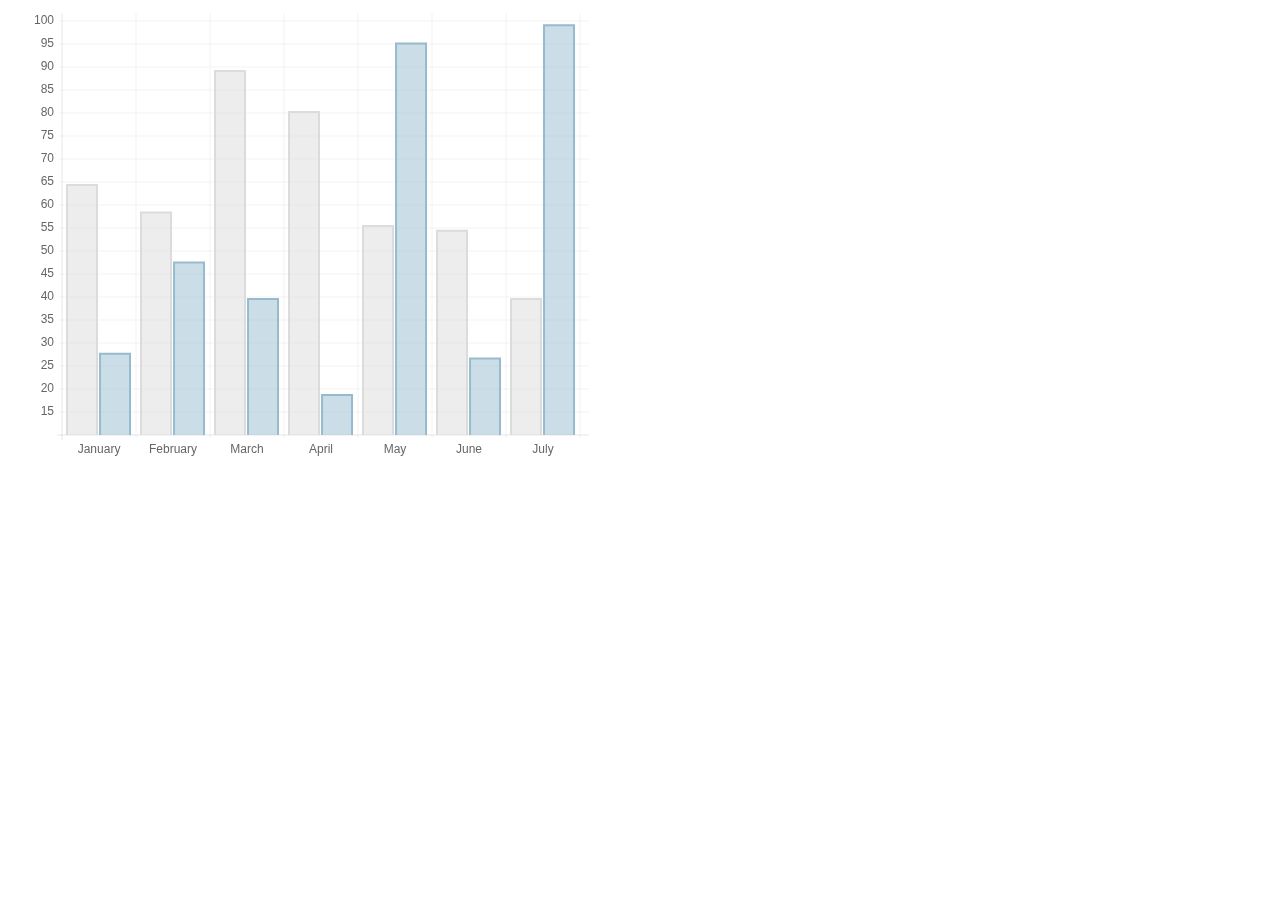
<file: assets/script/charts/samples/bar.html>
<!doctype html>
<html>
	<head>
		<title>Bar Chart</title>
		<script src="../Chart.js"></script>
		<meta name = "viewport" content = "initial-scale = 1, user-scalable = no">
		<style>
			canvas{
			}
		</style>
	</head>
	<body>
		<canvas id="canvas" height="450" width="600"></canvas>


	<script>

		var barChartData = {
			labels : ["January","February","March","April","May","June","July"],
			datasets : [
				{
					fillColor : "rgba(220,220,220,0.5)",
					strokeColor : "rgba(220,220,220,1)",
					data : [65,59,90,81,56,55,40]
				},
				{
					fillColor : "rgba(151,187,205,0.5)",
					strokeColor : "rgba(151,187,205,1)",
					data : [28,48,40,19,96,27,100]
				}
			]
			
		}

	var myLine = new Chart(document.getElementById("canvas").getContext("2d")).Bar(barChartData);
	
	</script>
	</body>
</html>
</file>
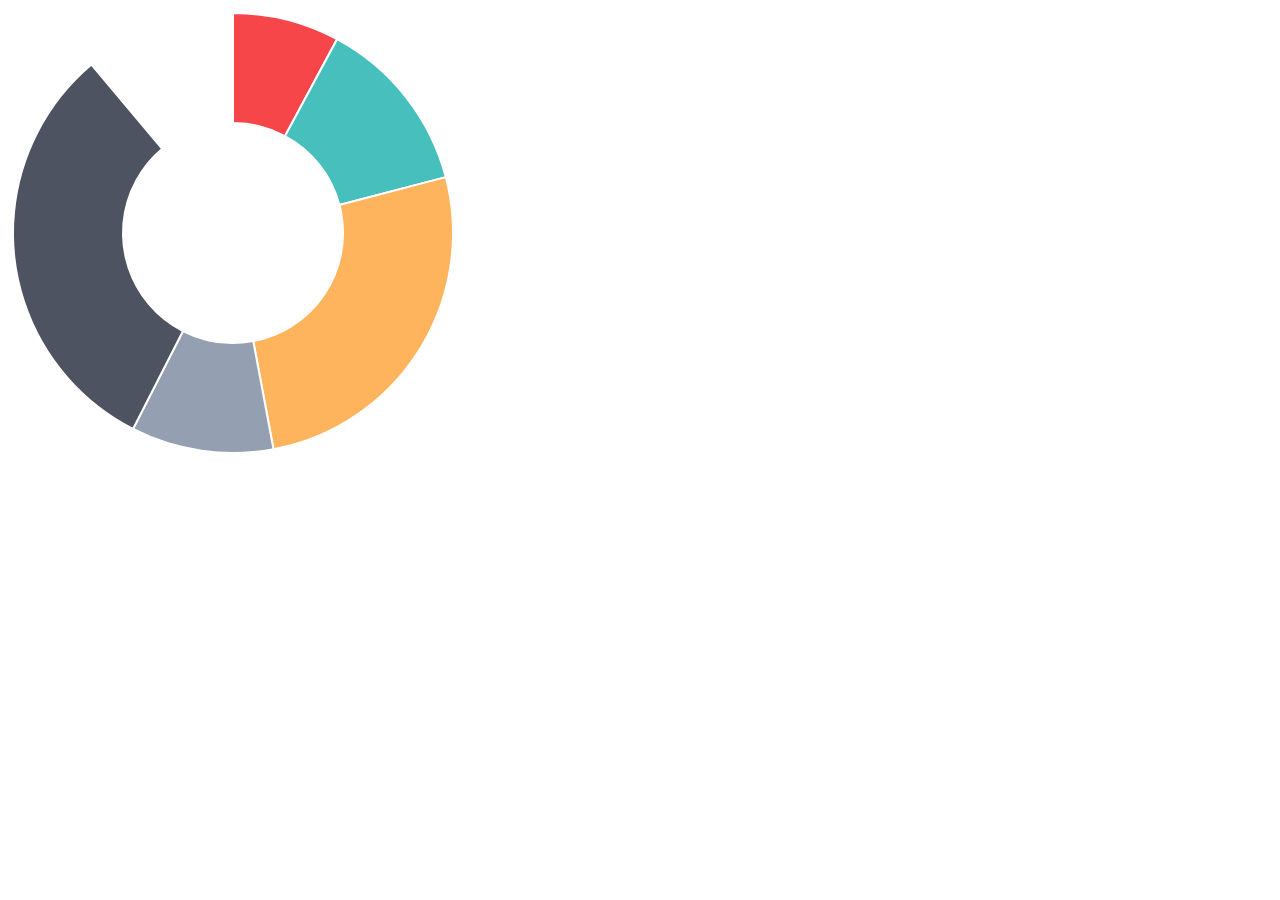
<file: assets/script/charts/samples/doughnut.html>
<!doctype html>
<html>
	<head>
		<title>Doughnut Chart</title>
		<script src="../Chart.js"></script>
		<meta name = "viewport" content = "initial-scale = 1, user-scalable = no">
		<style>
			canvas{
			}
		</style>
	</head>
	<body>
		<canvas id="canvas" height="450" width="450"></canvas>


	<script>

		var doughnutData = [
				{
					value: 30,
					color:"#F7464A"
				},
				{
					value : 50,
					color : "#46BFBD"
				},
				{
					value : 100,
					color : "#FDB45C"
				},
				{
					value : 40,
					color : "#949FB1"
				},
				{
					value : 120,
					color : "#4D5360"
				}
			
			];

	var myDoughnut = new Chart(document.getElementById("canvas").getContext("2d")).Doughnut(doughnutData);
	
	</script>
	</body>
</html>
</file>
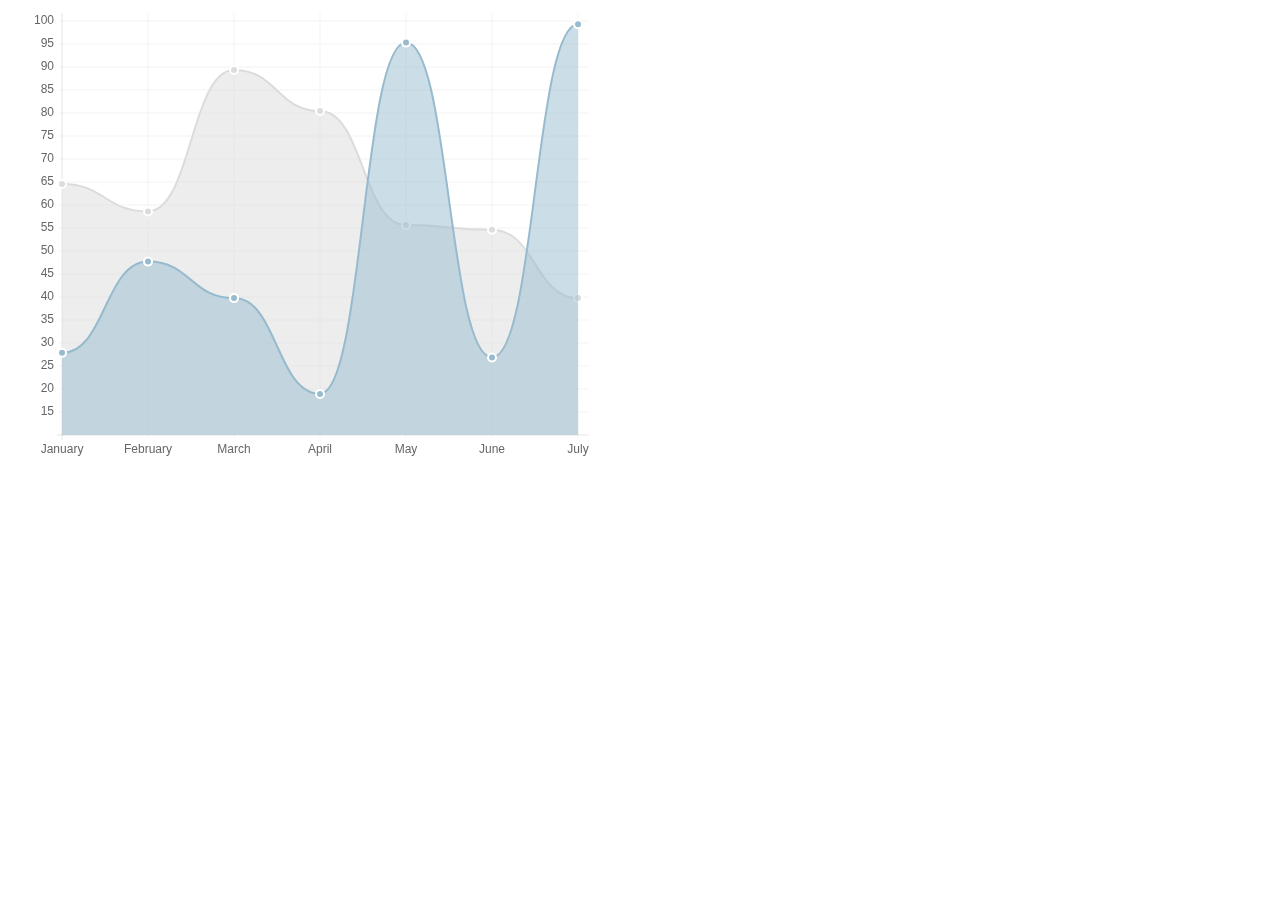
<file: assets/script/charts/samples/line.html>
<!doctype html>
<html>
	<head>
		<title>Line Chart</title>
		<script src="../Chart.js"></script>
		<meta name = "viewport" content = "initial-scale = 1, user-scalable = no">
		<style>
			canvas{
			}
		</style>
	</head>
	<body>
		<canvas id="canvas" height="450" width="600"></canvas>


	<script>

		var lineChartData = {
			labels : ["January","February","March","April","May","June","July"],
			datasets : [
				{
					fillColor : "rgba(220,220,220,0.5)",
					strokeColor : "rgba(220,220,220,1)",
					pointColor : "rgba(220,220,220,1)",
					pointStrokeColor : "#fff",
					data : [65,59,90,81,56,55,40]
				},
				{
					fillColor : "rgba(151,187,205,0.5)",
					strokeColor : "rgba(151,187,205,1)",
					pointColor : "rgba(151,187,205,1)",
					pointStrokeColor : "#fff",
					data : [28,48,40,19,96,27,100]
				}
				
			]
			
		}

	var myLine = new Chart(document.getElementById("canvas").getContext("2d")).Line(lineChartData);
	
	</script>
	</body>
</html>
</file>
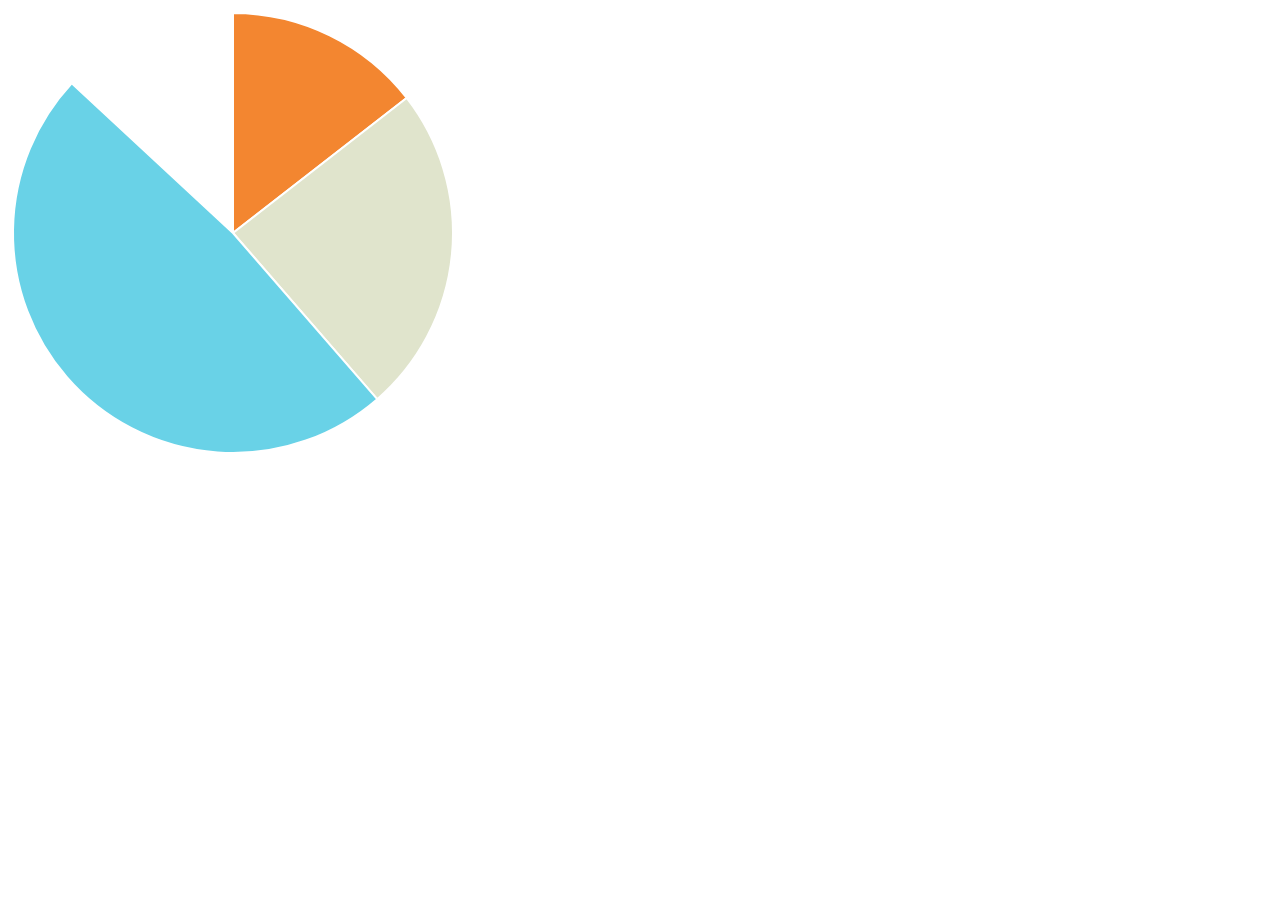
<file: assets/script/charts/samples/pie.html>
<!doctype html>
<html>
	<head>
		<title>Radar Chart</title>
		<script src="../Chart.js"></script>
		<meta name = "viewport" content = "initial-scale = 1, user-scalable = no">
		<style>
			canvas{
			}
		</style>
	</head>
	<body>
		<canvas id="canvas" height="450" width="450"></canvas>


	<script>

		var pieData = [
				{
					value: 30,
					color:"#F38630"
				},
				{
					value : 50,
					color : "#E0E4CC"
				},
				{
					value : 100,
					color : "#69D2E7"
				}
			
			];

	var myPie = new Chart(document.getElementById("canvas").getContext("2d")).Pie(pieData);
	
	</script>
	</body>
</html>
</file>
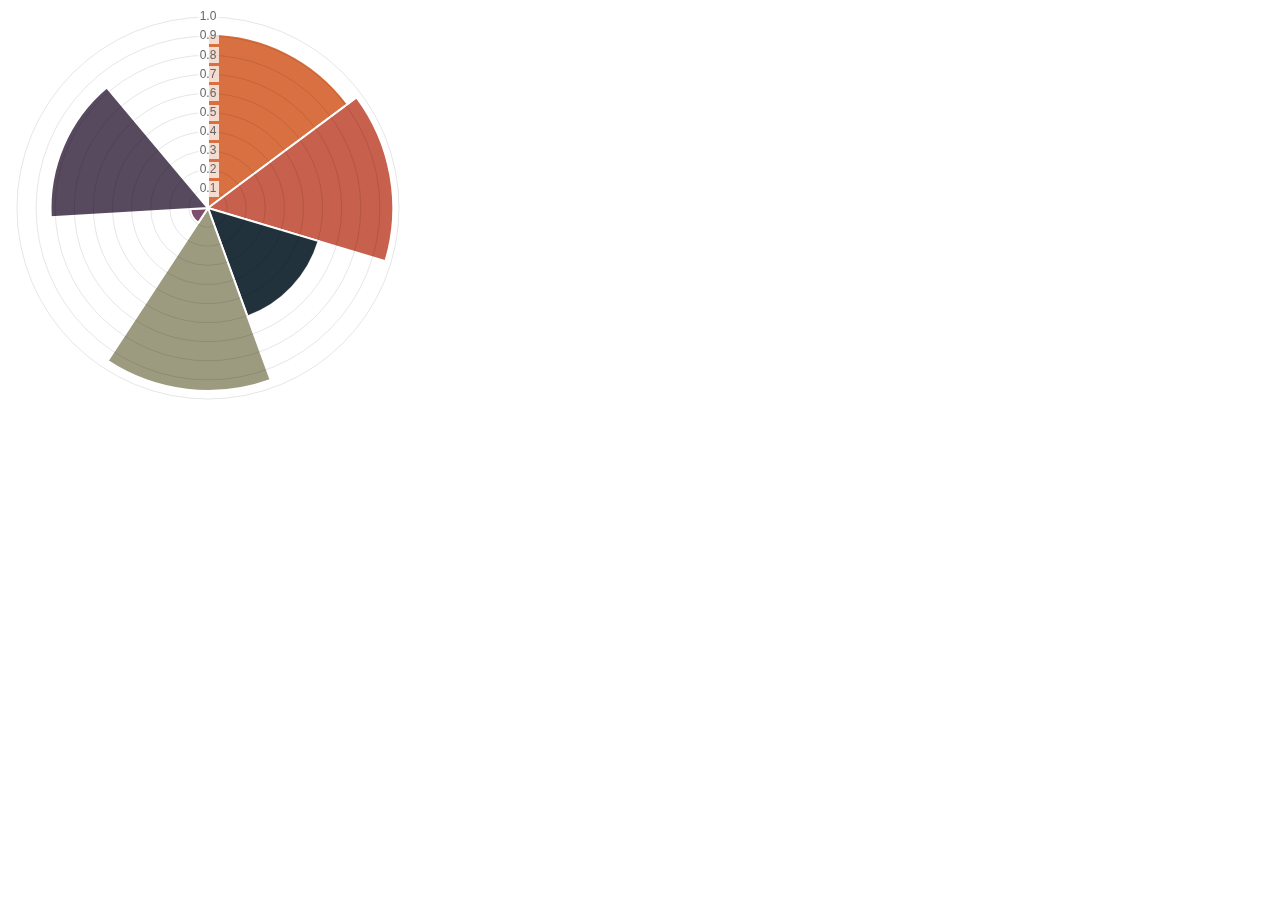
<file: assets/script/charts/samples/polarArea.html>
<!doctype html>
<html>
	<head>
		<title>Polar Area Chart</title>
		<script src="../Chart.js"></script>
		<meta name = "viewport" content = "initial-scale = 1, user-scalable = no">
		<style>
		</style>
	</head>
	<body>
		<canvas id="canvas" height="400" width="400"></canvas>


	<script>
	var chartData = [
			{
				value : Math.random(),
				color: "#D97041"
			},
			{
				value : Math.random(),
				color: "#C7604C"
			},
			{
				value : Math.random(),
				color: "#21323D"
			},
			{
				value : Math.random(),
				color: "#9D9B7F"
			},
			{
				value : Math.random(),
				color: "#7D4F6D"
			},
			{
				value : Math.random(),
				color: "#584A5E"
			}
		];
	var myPolarArea = new Chart(document.getElementById("canvas").getContext("2d")).PolarArea(chartData);
	</script>
	</body>
</html>
</file>
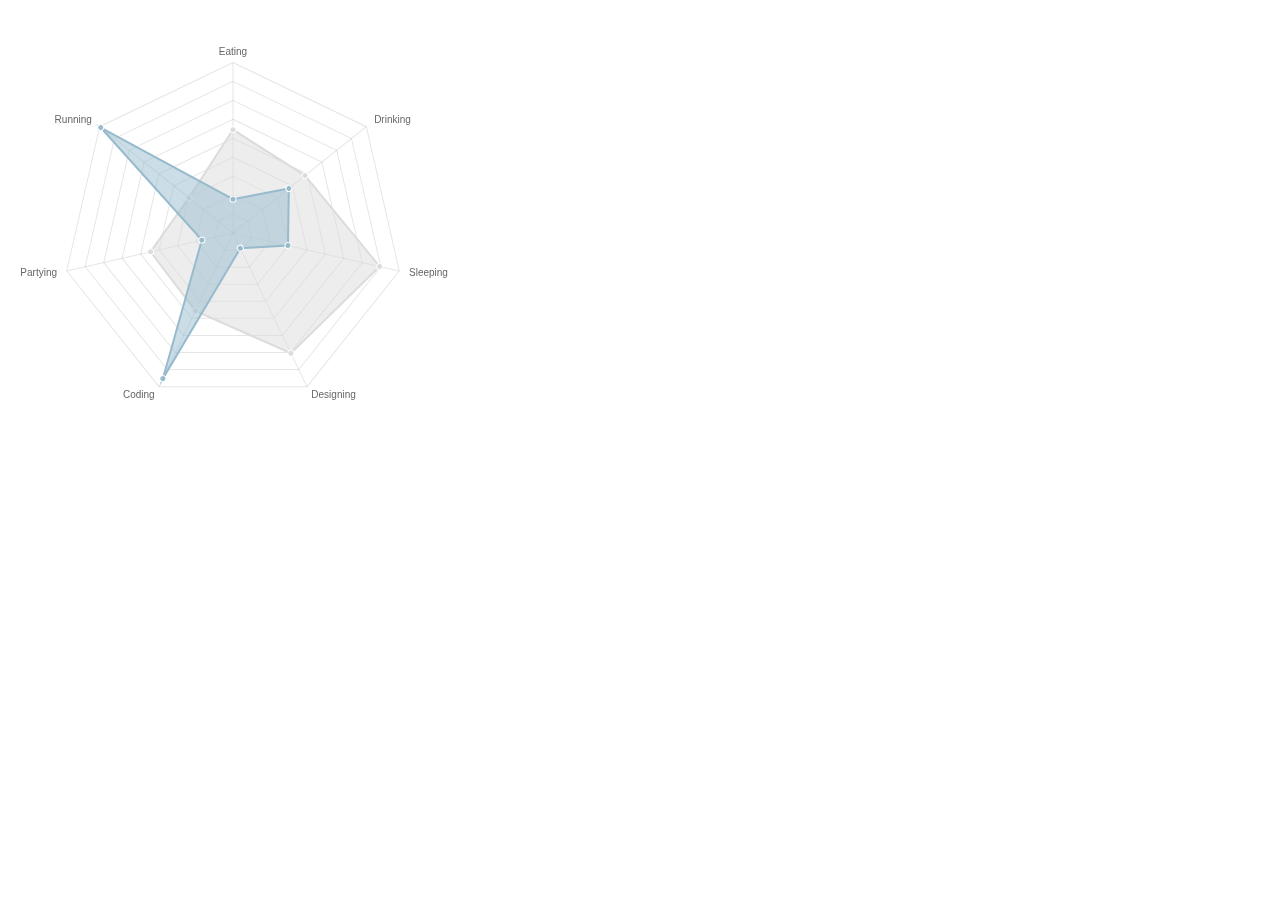
<file: assets/script/charts/samples/radar.html>
<!doctype html>
<html>
	<head>
		<title>Radar Chart</title>
		<script src="../Chart.js"></script>
		<meta name = "viewport" content = "initial-scale = 1, user-scalable = no">
		<style>
			canvas{
			}
		</style>
	</head>
	<body>
		<canvas id="canvas" height="450" width="450"></canvas>


	<script>

		var radarChartData = {
			labels : ["Eating","Drinking","Sleeping","Designing","Coding","Partying","Running"],
			datasets : [
				{
					fillColor : "rgba(220,220,220,0.5)",
					strokeColor : "rgba(220,220,220,1)",
					pointColor : "rgba(220,220,220,1)",
					pointStrokeColor : "#fff",
					data : [65,59,90,81,56,55,40]
				},
				{
					fillColor : "rgba(151,187,205,0.5)",
					strokeColor : "rgba(151,187,205,1)",
					pointColor : "rgba(151,187,205,1)",
					pointStrokeColor : "#fff",
					data : [28,48,40,19,96,27,100]
				}
			]
			
		}

	var myRadar = new Chart(document.getElementById("canvas").getContext("2d")).Radar(radarChartData,{scaleShowLabels : false, pointLabelFontSize : 10});
	
	</script>
	</body>
</html>
</file>
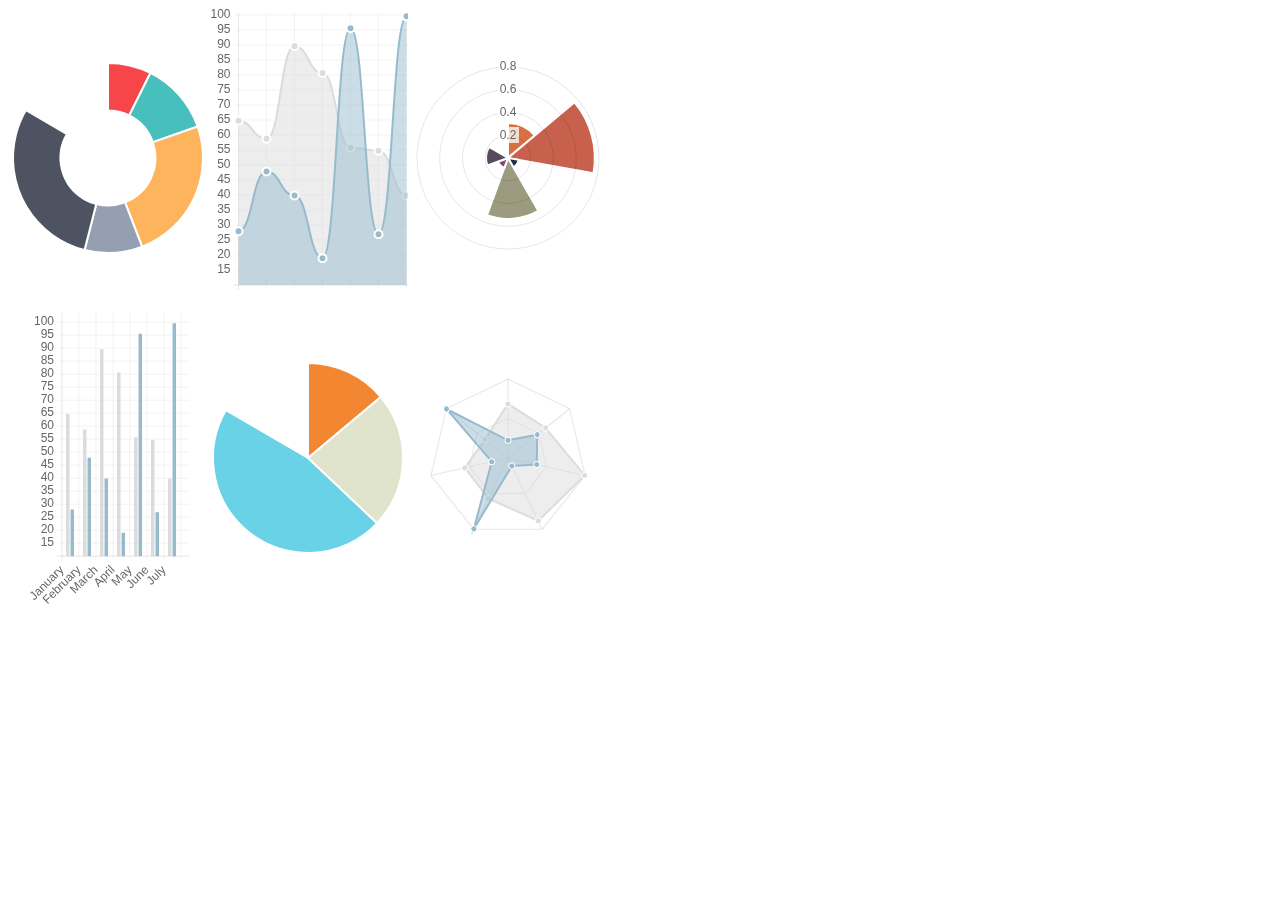
<file: assets/script/charts/samples/sixup.html>
<!doctype html>
<html>
	<head>
		<title>Doughnut Chart</title>
		<script src="../Chart.js"></script>
		<meta name = "viewport" content = "initial-scale = 1, user-scalable = no">
		<style>
			canvas{
				float: left;
			}
		</style>
	</head>
	<body>
		<div style="width:600px;height:600px;">
			<canvas id="doughnut" height="300" width="200"></canvas>
			<canvas id="line" height="300" width="200"></canvas>
			<canvas id="polarArea" height="300" width="200"></canvas>
			<canvas id="bar" height="300" width="200"></canvas>
			<canvas id="pie" height="300" width="200"></canvas>
			<canvas id="radar" height="300" width="200"></canvas>
		</div>


	<script>

		var doughnutData = [
				{
					value: 30,
					color:"#F7464A"
				},
				{
					value : 50,
					color : "#46BFBD"
				},
				{
					value : 100,
					color : "#FDB45C"
				},
				{
					value : 40,
					color : "#949FB1"
				},
				{
					value : 120,
					color : "#4D5360"
				}
			
			];
		var lineChartData = {
			labels : ["","","","","","",""],
			datasets : [
				{
					fillColor : "rgba(220,220,220,0.5)",
					strokeColor : "rgba(220,220,220,1)",
					pointColor : "rgba(220,220,220,1)",
					pointStrokeColor : "#fff",
					data : [65,59,90,81,56,55,40]
				},
				{
					fillColor : "rgba(151,187,205,0.5)",
					strokeColor : "rgba(151,187,205,1)",
					pointColor : "rgba(151,187,205,1)",
					pointStrokeColor : "#fff",
					data : [28,48,40,19,96,27,100]
				}
			]
			
		};
		var pieData = [
				{
					value: 30,
					color:"#F38630"
				},
				{
					value : 50,
					color : "#E0E4CC"
				},
				{
					value : 100,
					color : "#69D2E7"
				}
			
			];
		var barChartData = {
			labels : ["January","February","March","April","May","June","July"],
			datasets : [
				{
					fillColor : "rgba(220,220,220,0.5)",
					strokeColor : "rgba(220,220,220,1)",
					data : [65,59,90,81,56,55,40]
				},
				{
					fillColor : "rgba(151,187,205,0.5)",
					strokeColor : "rgba(151,187,205,1)",
					data : [28,48,40,19,96,27,100]
				}
			]
			
		};
	var chartData = [
			{
				value : Math.random(),
				color: "#D97041"
			},
			{
				value : Math.random(),
				color: "#C7604C"
			},
			{
				value : Math.random(),
				color: "#21323D"
			},
			{
				value : Math.random(),
				color: "#9D9B7F"
			},
			{
				value : Math.random(),
				color: "#7D4F6D"
			},
			{
				value : Math.random(),
				color: "#584A5E"
			}
		];
		var radarChartData = {
			labels : ["","","","","","",""],
			datasets : [
				{
					fillColor : "rgba(220,220,220,0.5)",
					strokeColor : "rgba(220,220,220,1)",
					pointColor : "rgba(220,220,220,1)",
					pointStrokeColor : "#fff",
					data : [65,59,90,81,56,55,40]
				},
				{
					fillColor : "rgba(151,187,205,0.5)",
					strokeColor : "rgba(151,187,205,1)",
					pointColor : "rgba(151,187,205,1)",
					pointStrokeColor : "#fff",
					data : [28,48,40,19,96,27,100]
				}
			]
			
		};
	new Chart(document.getElementById("doughnut").getContext("2d")).Doughnut(doughnutData);
	new Chart(document.getElementById("line").getContext("2d")).Line(lineChartData);
	new Chart(document.getElementById("radar").getContext("2d")).Radar(radarChartData);
	new Chart(document.getElementById("polarArea").getContext("2d")).PolarArea(chartData);
	new Chart(document.getElementById("bar").getContext("2d")).Bar(barChartData);
	new Chart(document.getElementById("pie").getContext("2d")).Pie(pieData);
	
	</script>
	</body>
</html>
</file>
